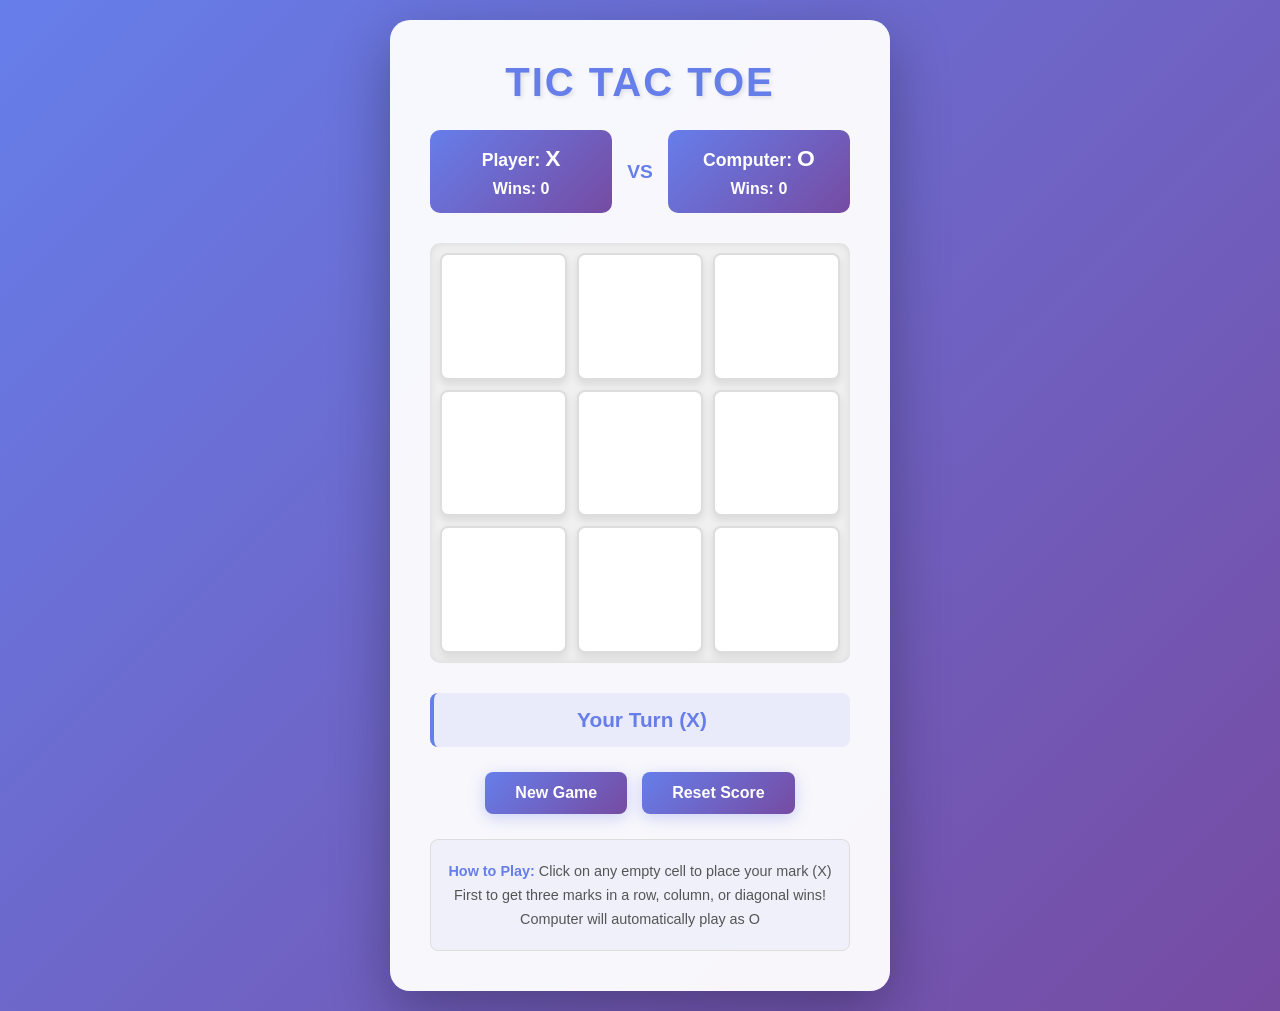
<file: index.html>
<!DOCTYPE html>
<html lang="en">
<head>
    <meta charset="UTF-8">
    <meta name="viewport" content="width=device-width, initial-scale=1.0">
    <title>Tic Tac Toe</title>
    <link rel="stylesheet" href="style.css">
</head>
<body>
    <div class="container">
        <h1>TIC TAC TOE</h1>
        <div class="game-info">
            <div class="player-info">
                <h2>Player: <span id="playerSymbol">X</span></h2>
                <p>Wins: <span id="playerWins">0</span></p>
            </div>
            <div class="vs">VS</div>
            <div class="computer-info">
                <h2>Computer: <span id="computerSymbol">O</span></h2>
                <p>Wins: <span id="computerWins">0</span></p>
            </div>
        </div>

        <div class="game-board" id="gameBoard">
            <div class="cell" data-index="0"></div>
            <div class="cell" data-index="1"></div>
            <div class="cell" data-index="2"></div>
            <div class="cell" data-index="3"></div>
            <div class="cell" data-index="4"></div>
            <div class="cell" data-index="5"></div>
            <div class="cell" data-index="6"></div>
            <div class="cell" data-index="7"></div>
            <div class="cell" data-index="8"></div>
        </div>

        <div class="game-status" id="gameStatus">Your Turn (X)</div>

        <div class="buttons">
            <button id="newGameBtn" class="btn">New Game</button>
            <button id="resetScoreBtn" class="btn">Reset Score</button>
        </div>

        <div class="instructions">
            <p><strong>How to Play:</strong> Click on any empty cell to place your mark (X)</p>
            <p>First to get three marks in a row, column, or diagonal wins!</p>
            <p>Computer will automatically play as O</p>
        </div>
    </div>

    <script src="script.js"></script>
</body>
</html>
</file>
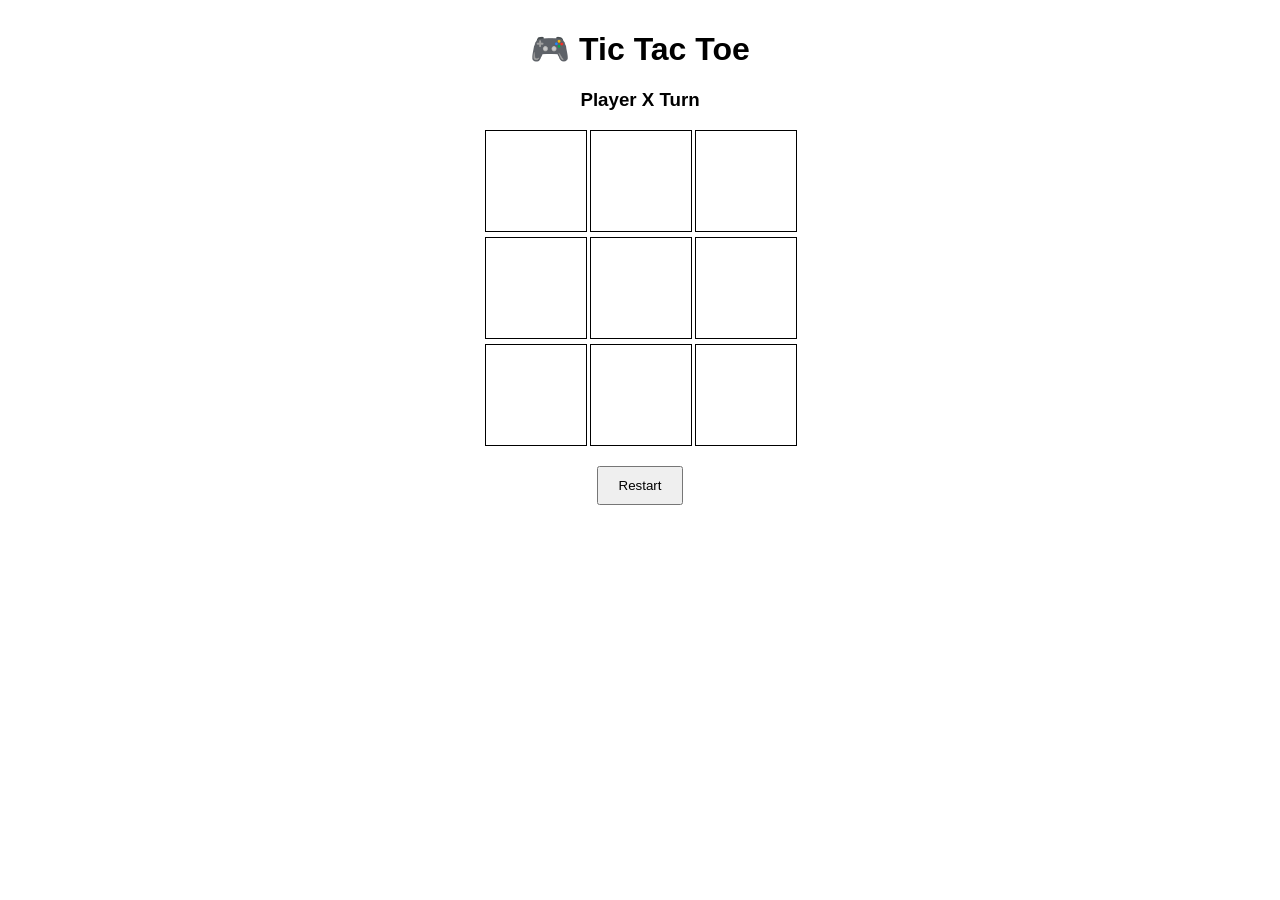
<file: tictactoe game.html>
<!DOCTYPE html>
<html>
<head>
<meta charset="UTF-8">
<title>Tic Tac Toe Game</title>
<style>
body{font-family:Arial;text-align:center;margin-top:30px}
.board{display:grid;grid-template-columns:repeat(3,100px);gap:5px;justify-content:center}
.cell{
width:100px;height:100px;border:1px solid #000;
font-size:40px;display:flex;align-items:center;
justify-content:center;cursor:pointer
}
button{margin-top:20px;padding:10px 20px}
</style>
</head>
<body>

<h1>🎮 Tic Tac Toe</h1>
<h3 id="status">Player X Turn</h3>

<div class="board" id="board"></div>
<button onclick="restart()">Restart</button>

<script>
let board=["","","","","","","","",""];
let player="X";
let game=true;

const wins=[
[0,1,2],[3,4,5],[6,7,8],
[0,3,6],[1,4,7],[2,5,8],
[0,4,8],[2,4,6]
];

const gameBoard=document.getElementById("board");

for(let i=0;i<9;i++){
 let cell=document.createElement("div");
 cell.className="cell";
 cell.dataset.index=i;
 cell.onclick=play;
 gameBoard.appendChild(cell);
}

function play(){
 let i=this.dataset.index;
 if(board[i]!=="" || !game) return;

 board[i]=player;
 this.innerText=player;

 for(let w of wins){
   let[a,b,c]=w;
   if(board[a]&&board[a]==board[b]&&board[b]==board[c]){
      document.getElementById("status").innerText=player+" Wins 🎉";
      game=false;
      return;
   }
 }

 if(!board.includes("")){
   document.getElementById("status").innerText="Draw 🤝";
   game=false;
   return;
 }

 player=(player=="X")?"O":"X";
 document.getElementById("status").innerText="Player "+player+" Turn";
}

function restart(){
 board=["","","","","","","","",""];
 player="X";
 game=true;
 document.getElementById("status").innerText="Player X Turn";
 document.querySelectorAll(".cell").forEach(c=>c.innerText="");
}
</script>

</body>
</html>
</file>
<file: style.css>
* {
    margin: 0;
    padding: 0;
    box-sizing: border-box;
}

body {
    font-family: 'Arial', sans-serif;
    background: linear-gradient(135deg, #667eea 0%, #764ba2 100%);
    display: flex;
    justify-content: center;
    align-items: center;
    min-height: 100vh;
    padding: 20px;
}

.container {
    text-align: center;
    background: rgba(255, 255, 255, 0.95);
    padding: 40px;
    border-radius: 20px;
    box-shadow: 0 20px 60px rgba(0, 0, 0, 0.3);
    max-width: 500px;
    width: 100%;
}

h1 {
    color: #667eea;
    font-size: 2.5em;
    margin-bottom: 25px;
    text-shadow: 2px 2px 4px rgba(0, 0, 0, 0.1);
    letter-spacing: 2px;
}

.game-info {
    display: flex;
    justify-content: space-around;
    align-items: center;
    margin-bottom: 30px;
    gap: 15px;
}

.player-info,
.computer-info {
    flex: 1;
    background: linear-gradient(135deg, #667eea 0%, #764ba2 100%);
    padding: 15px;
    border-radius: 10px;
    color: white;
}

.player-info h2,
.computer-info h2 {
    font-size: 1.1em;
    margin-bottom: 8px;
}

.player-info p,
.computer-info p {
    font-size: 1em;
    font-weight: bold;
}

#playerSymbol,
#computerSymbol {
    font-size: 1.3em;
    font-weight: bold;
}

.vs {
    color: #667eea;
    font-size: 1.2em;
    font-weight: bold;
    flex: 0 0 auto;
}

.game-board {
    display: grid;
    grid-template-columns: repeat(3, 1fr);
    gap: 10px;
    margin: 30px 0;
    background: #f0f0f0;
    padding: 10px;
    border-radius: 10px;
    box-shadow: inset 0 0 10px rgba(0, 0, 0, 0.1);
}

.cell {
    width: 100%;
    aspect-ratio: 1;
    background: white;
    border: 2px solid #ddd;
    border-radius: 8px;
    font-size: 2.5em;
    font-weight: bold;
    cursor: pointer;
    display: flex;
    align-items: center;
    justify-content: center;
    transition: all 0.3s ease;
    box-shadow: 0 4px 8px rgba(0, 0, 0, 0.1);
}

.cell:hover {
    background: #f9f9f9;
    transform: translateY(-2px);
    box-shadow: 0 6px 12px rgba(0, 0, 0, 0.15);
    border-color: #667eea;
}

.cell.disabled {
    cursor: not-allowed;
}

.cell.x {
    color: #667eea;
    font-weight: 900;
}

.cell.o {
    color: #764ba2;
    font-weight: 900;
}

.cell.winner {
    background: linear-gradient(135deg, #667eea 0%, #764ba2 100%);
    color: white;
    border-color: #764ba2;
    animation: pulse 0.5s ease;
}

@keyframes pulse {
    0% {
        transform: scale(1);
    }
    50% {
        transform: scale(1.1);
    }
    100% {
        transform: scale(1);
    }
}

.game-status {
    font-size: 1.3em;
    font-weight: bold;
    color: #667eea;
    margin: 20px 0;
    padding: 15px;
    background: rgba(102, 126, 234, 0.1);
    border-radius: 8px;
    border-left: 4px solid #667eea;
}

.game-status.winner {
    color: #10b981;
    border-left-color: #10b981;
    background: rgba(16, 185, 129, 0.1);
    animation: slideIn 0.5s ease;
}

.game-status.draw {
    color: #f59e0b;
    border-left-color: #f59e0b;
    background: rgba(245, 158, 11, 0.1);
}

@keyframes slideIn {
    from {
        transform: translateX(-20px);
        opacity: 0;
    }
    to {
        transform: translateX(0);
        opacity: 1;
    }
}

.buttons {
    display: flex;
    gap: 15px;
    margin: 25px 0;
    justify-content: center;
}

.btn {
    padding: 12px 30px;
    font-size: 1em;
    background: linear-gradient(135deg, #667eea 0%, #764ba2 100%);
    color: white;
    border: none;
    border-radius: 8px;
    cursor: pointer;
    font-weight: bold;
    transition: all 0.3s ease;
    box-shadow: 0 4px 15px rgba(102, 126, 234, 0.3);
}

.btn:hover {
    transform: translateY(-2px);
    box-shadow: 0 6px 20px rgba(102, 126, 234, 0.4);
}

.btn:active {
    transform: translateY(0);
}

.instructions {
    color: #555;
    background: rgba(102, 126, 234, 0.05);
    padding: 15px;
    border-radius: 8px;
    border: 1px solid #ddd;
    margin-top: 20px;
    font-size: 0.9em;
}

.instructions p {
    margin: 8px 0;
}

.instructions strong {
    color: #667eea;
}

@media (max-width: 480px) {
    .container {
        padding: 25px;
    }

    h1 {
        font-size: 1.8em;
        margin-bottom: 15px;
    }

    .game-info {
        flex-direction: column;
        gap: 10px;
        margin-bottom: 20px;
    }

    .player-info,
    .computer-info {
        width: 100%;
    }

    .vs {
        display: none;
    }

    .cell {
        font-size: 2em;
    }

    .game-status {
        font-size: 1.1em;
    }

    .buttons {
        flex-direction: column;
    }

    .btn {
        width: 100%;
    }
}
</file>
